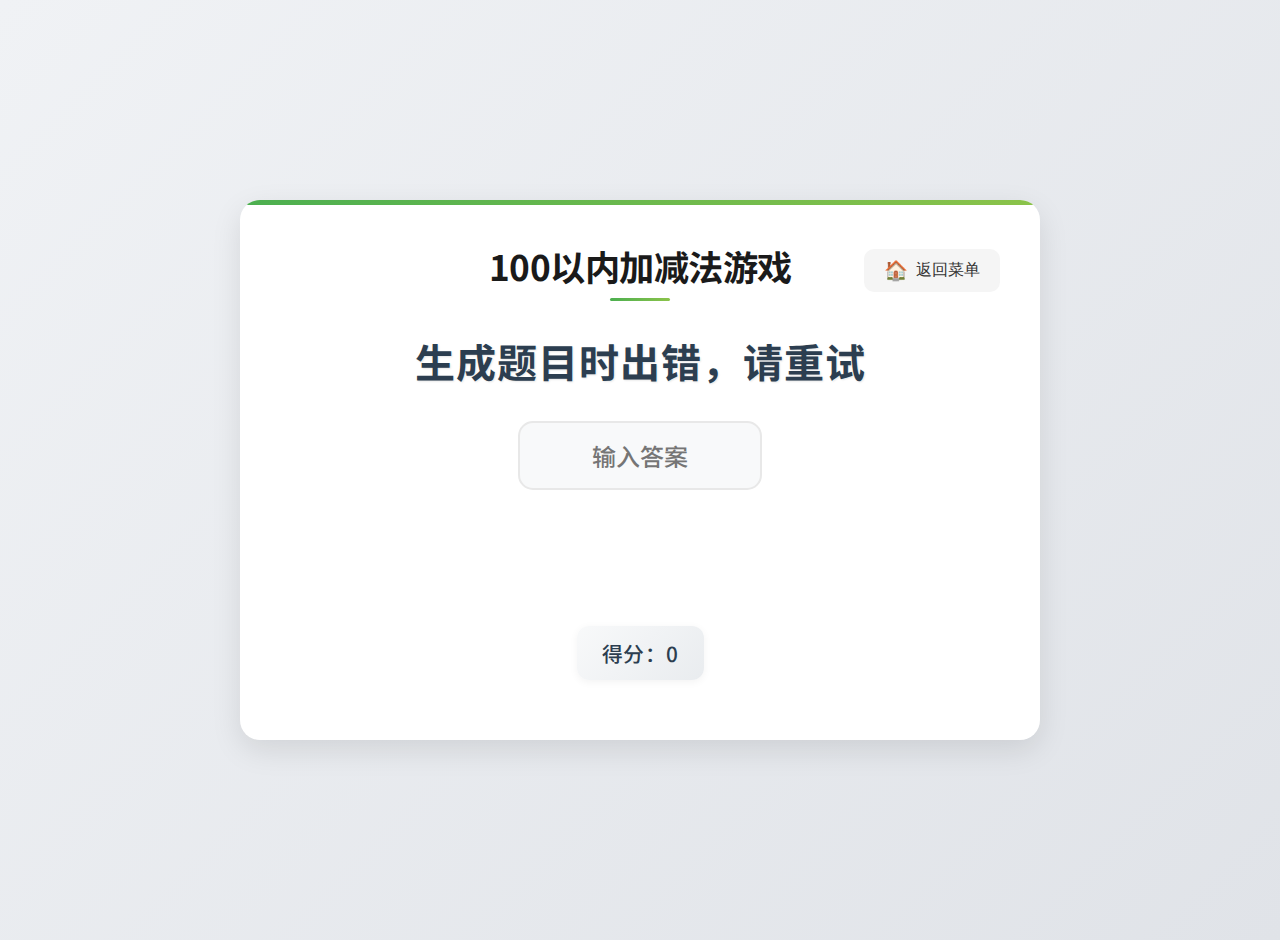
<file: index.html>
<!DOCTYPE html>
<html lang="zh">
<head>
    <meta charset="UTF-8">
    <meta name="viewport" content="width=device-width, initial-scale=1.0">
    <title>加减法游戏</title>
    <link rel="stylesheet" href="styles.css">
</head>
<body>
    <div class="container">
        <div class="header">
            <h1>100以内加减法游戏</h1>
            <button class="exit-btn" onclick="exitGame()">
                <span class="icon">🏠</span> 返回菜单
            </button>
        </div>
        <div class="question-display" id="question">点击开始生成题目</div>
        <div class="input-group">
            <input type="number" id="answer" placeholder="输入答案" />
        </div>
        <p class="result" id="result"></p>
        <p id="score">得分：0</p>
    </div>

    <script>
        let correctAnswer;
        let score = 0;
        const BASE_URL = 'http://127.0.0.1:5000';
        
        // 从 URL 获取难度参数
        const urlParams = new URLSearchParams(window.location.search);
        const difficulty = urlParams.get('difficulty') || 'medium';

        async function generateQuestion() {
            const questionElement = document.getElementById('question');
            
            try {
                questionElement.innerText = '正在生成题目...';
                
                const response = await fetch(`${BASE_URL}/generate_question?difficulty=${difficulty}`, {
                    credentials: 'include'
                });
                if (!response.ok) {
                    throw new Error('获取题目失败');
                }
                
                const data = await response.json();
                correctAnswer = data.answer;
                questionElement.innerText = `${data.question} = ?`;
                document.getElementById('result').innerText = '';
                document.getElementById('answer').value = '';
            } catch (error) {
                questionElement.innerText = '生成题目时出错，请重试';
                console.error('错误:', error);
            }
        }

        async function checkAnswer(userAnswer) {
            const resultElement = document.getElementById('result');
            const inputElement = document.getElementById('answer');
            try {
                inputElement.disabled = true;
                
                const response = await fetch(`${BASE_URL}/check_answer`, {
                    method: 'POST',
                    credentials: 'include',
                    headers: {
                        'Content-Type': 'application/json'
                    },
                    body: JSON.stringify({ 
                        answer: userAnswer, 
                        correct_answer: correctAnswer 
                    })
                });
                
                if (!response.ok) {
                    throw new Error('检查答案失败');
                }
                
                const result = await response.json();
                if (result.result === '正确') {
                    score += 10;
                    resultElement.className = 'result correct';
                    resultElement.innerText = result.result;
                    document.getElementById('score').innerText = `得分：${score}`;
                    
                    // 保存分数
                    await saveScore();
                    
                    // 答对后等待1秒生成新题目
                    await new Promise(resolve => setTimeout(resolve, 1000));
                    generateQuestion();
                } else {
                    resultElement.className = 'result wrong';
                    resultElement.innerText = result.result;
                    // 答错后清空输入框，允许继续答题
                    inputElement.value = '';
                }
            } catch (error) {
                resultElement.innerText = '提交答案时出错，请重试';
                console.error('错误:', error);
            } finally {
                inputElement.disabled = false;
                inputElement.focus(); // 自动聚焦输入框
            }
        }

        async function saveScore() {
            try {
                await fetch(`${BASE_URL}/save_score`, {
                    method: 'POST',
                    credentials: 'include',
                    headers: {
                        'Content-Type': 'application/json'
                    },
                    body: JSON.stringify({
                        score: score,
                        difficulty: difficulty
                    })
                });
            } catch (error) {
                console.error('保存分数失败:', error);
            }
        }

        // 监听回车键
        document.getElementById('answer').addEventListener('keypress', function(e) {
            if (e.key === 'Enter') {
                const userAnswer = parseInt(this.value);
                if (!isNaN(userAnswer)) {
                    checkAnswer(userAnswer);
                    this.value = ''; // 清空输入框
                } else {
                    document.getElementById('result').innerText = '请输入有效的数字';
                    document.getElementById('result').className = 'result wrong';
                }
            }
        });

        // 页面加载时生成第一道题
        window.onload = generateQuestion;

        async function exitGame() {
            // 保存最后的分数
            await saveScore();
            // 返回菜单页面
            window.location.href = 'menu.html';
        }
    </script>
</body>
</html>
</file>
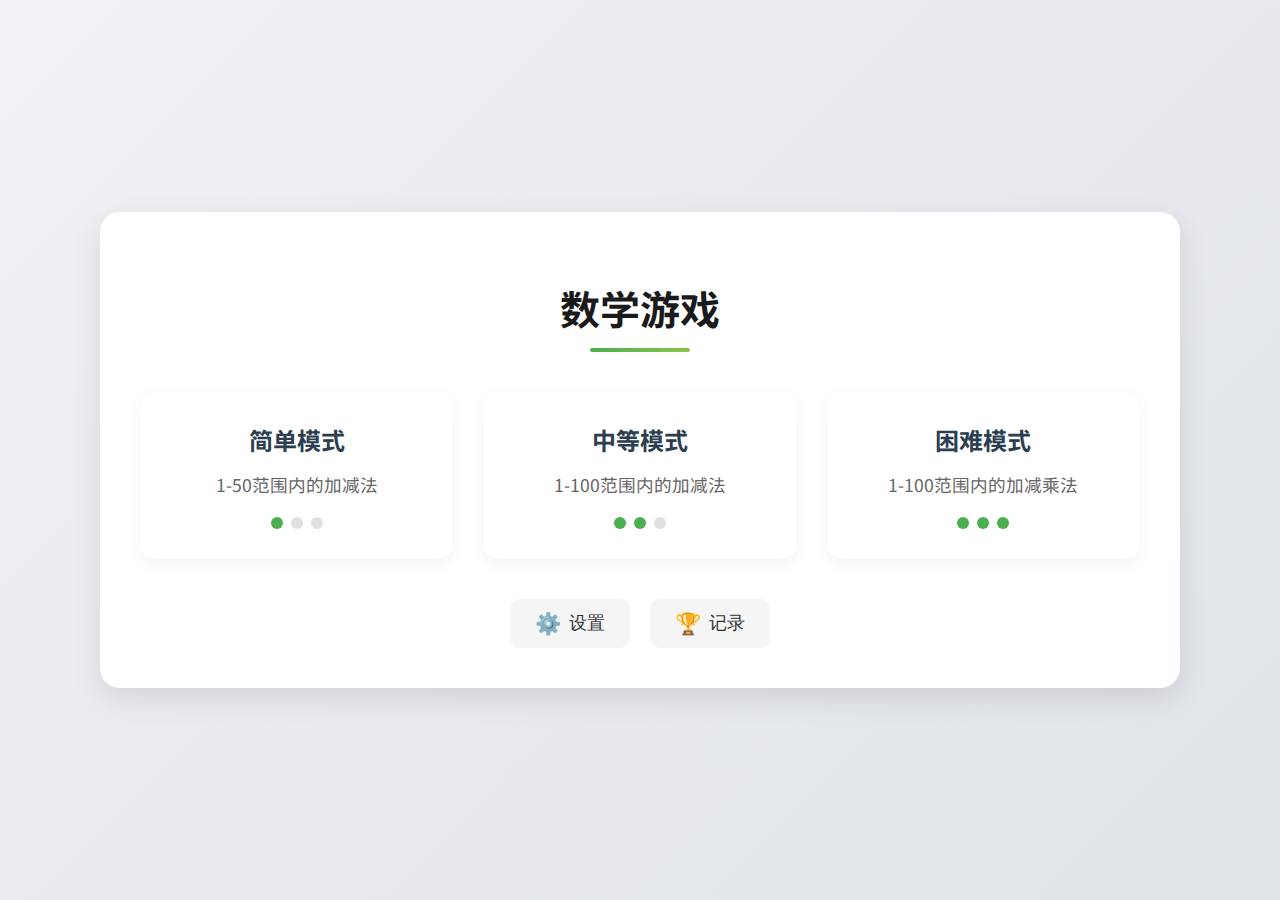
<file: menu.html>
<!DOCTYPE html>
<html lang="zh">
<head>
    <meta charset="UTF-8">
    <meta name="viewport" content="width=device-width, initial-scale=1.0">
    <title>数学游戏菜单</title>
    <link rel="stylesheet" href="menu.css">
    <link rel="stylesheet" href="https://fonts.googleapis.com/css2?family=Noto+Sans+SC:wght@400;500;700&display=swap">
</head>
<body>
    <div class="menu-container">
        <h1 class="menu-title">数学游戏</h1>
        <div class="menu-options">
            <div class="menu-card" onclick="startGame('easy')">
                <h2>简单模式</h2>
                <p>1-50范围内的加减法</p>
                <div class="difficulty-indicator">
                    <span class="dot active"></span>
                    <span class="dot"></span>
                    <span class="dot"></span>
                </div>
            </div>
            <div class="menu-card" onclick="startGame('medium')">
                <h2>中等模式</h2>
                <p>1-100范围内的加减法</p>
                <div class="difficulty-indicator">
                    <span class="dot active"></span>
                    <span class="dot active"></span>
                    <span class="dot"></span>
                </div>
            </div>
            <div class="menu-card" onclick="startGame('hard')">
                <h2>困难模式</h2>
                <p>1-100范围内的加减乘法</p>
                <div class="difficulty-indicator">
                    <span class="dot active"></span>
                    <span class="dot active"></span>
                    <span class="dot active"></span>
                </div>
            </div>
        </div>
        <div class="menu-footer">
            <button class="settings-btn" onclick="openSettings()">
                <span class="icon">⚙️</span> 设置
            </button>
            <button class="records-btn" onclick="viewRecords()">
                <span class="icon">🏆</span> 记录
            </button>
        </div>
    </div>
    <div id="settings-modal" class="modal">
        <div class="modal-content">
            <div class="modal-header">
                <h2>游戏设置</h2>
                <span class="close-btn" onclick="closeSettings()">&times;</span>
            </div>
            <div class="modal-body">
                <div class="setting-item">
                    <label>音效</label>
                    <label class="switch">
                        <input type="checkbox" id="sound-setting">
                        <span class="slider"></span>
                    </label>
                </div>
                <div class="setting-item">
                    <label>背景音乐</label>
                    <label class="switch">
                        <input type="checkbox" id="music-setting">
                        <span class="slider"></span>
                    </label>
                </div>
                <div class="setting-item">
                    <label>答题时间限制</label>
                    <select id="time-limit">
                        <option value="0">无限制</option>
                        <option value="10">10秒</option>
                        <option value="20">20秒</option>
                        <option value="30">30秒</option>
                    </select>
                </div>
                <div class="setting-item">
                    <label>主题颜色</label>
                    <select id="theme-color">
                        <option value="default">默认绿色</option>
                        <option value="blue">蓝色</option>
                        <option value="purple">紫色</option>
                        <option value="orange">橙色</option>
                    </select>
                </div>
            </div>
            <div class="modal-footer">
                <button onclick="saveSettings()">保存设置</button>
                <button onclick="resetSettings()">重置默认</button>
            </div>
        </div>
    </div>
    <script src="menu.js"></script>
</body>
</html>
</file>
<file: styles.css>
/* 添加字体 */
@import url('https://fonts.googleapis.com/css2?family=Noto+Sans+SC:wght@400;500;700&display=swap');

body {
    font-family: 'Noto Sans SC', 'Microsoft YaHei', -apple-system, 
                 BlinkMacSystemFont, 'Segoe UI', Roboto, Oxygen, 
                 Ubuntu, Cantarell, sans-serif;
    max-width: 800px;
    margin: 0 auto;
    padding: 20px;
    background: linear-gradient(135deg, #f0f2f5 0%, #e0e3e8 100%);
    min-height: 100vh;
    display: flex;
    align-items: center;
    -webkit-font-smoothing: antialiased;
    -moz-osx-font-smoothing: grayscale;
}

.container {
    background-color: white;
    padding: 40px;
    border-radius: 20px;
    box-shadow: 0 10px 30px rgba(0,0,0,0.1);
    width: 100%;
    text-align: center;
    transition: all 0.3s ease;
    position: relative;
    overflow: hidden;
}

.container::before {
    content: '';
    position: absolute;
    top: 0;
    left: 0;
    width: 100%;
    height: 5px;
    background: linear-gradient(90deg, #4CAF50, #8BC34A);
}

h1 {
    color: #1a1a1a;
    margin-bottom: 40px;
    font-size: 2.2em;
    font-weight: 700;
    position: relative;
    padding-bottom: 10px;
    letter-spacing: -0.5px;
}

h1::after {
    content: '';
    position: absolute;
    bottom: 0;
    left: 50%;
    transform: translateX(-50%);
    width: 60px;
    height: 3px;
    background: linear-gradient(90deg, #4CAF50, #8BC34A);
    border-radius: 3px;
}

.question-display {
    font-size: 2.5em;
    margin: 30px 0;
    color: #2c3e50;
    font-weight: 700;
    min-height: 60px;
    display: flex;
    align-items: center;
    justify-content: center;
    text-shadow: 1px 1px 2px rgba(0,0,0,0.1);
    letter-spacing: 1px;
}

.input-group {
    margin: 30px 0;
    position: relative;
}

input[type="number"] {
    font-family: inherit;
    padding: 15px 20px;
    font-size: 1.5em;
    font-weight: 500;
    width: 200px;
    border: 2px solid #e8e8e8;
    border-radius: 15px;
    text-align: center;
    transition: all 0.3s;
    outline: none;
    background: #f8f9fa;
}

input[type="number"]:focus {
    border-color: #4CAF50;
    box-shadow: 0 0 0 4px rgba(76,175,80,0.15);
    background: white;
    transform: translateY(-2px);
}

input[type="number"]:disabled {
    background-color: #f5f5f5;
    cursor: not-allowed;
}

/* 移除输入框的上下箭头 */
input[type="number"]::-webkit-inner-spin-button,
input[type="number"]::-webkit-outer-spin-button {
    -webkit-appearance: none;
    margin: 0;
}

.result {
    font-size: 1.5em;
    margin: 20px 0;
    font-weight: 700;
    min-height: 36px;
    transition: all 0.3s;
    padding: 10px;
    border-radius: 10px;
    letter-spacing: 0.5px;
}

.correct {
    color: #4CAF50;
    animation: fadeInUpAndOut 2s forwards;
    background: rgba(76,175,80,0.1);
}

.wrong {
    color: #f44336;
    animation: shake 0.5s;
    background: rgba(244,67,54,0.1);
}

#score {
    font-size: 1.3em;
    font-weight: 500;
    color: #2c3e50;
    margin-top: 30px;
    padding: 12px 25px;
    background: linear-gradient(135deg, #f8f9fa 0%, #e9ecef 100%);
    border-radius: 12px;
    display: inline-block;
    box-shadow: 0 2px 8px rgba(0,0,0,0.05);
    transition: all 0.3s;
    letter-spacing: 0.5px;
}

#score:hover {
    transform: translateY(-2px);
    box-shadow: 0 4px 12px rgba(0,0,0,0.1);
}

@keyframes fadeInUpAndOut {
    0% {
        opacity: 0;
        transform: translateY(10px);
        background-opacity: 1;
    }
    25% {
        opacity: 1;
        transform: translateY(0);
        background-opacity: 1;
    }
    90% {
        opacity: 1;
        background-opacity: 0;
    }
    100% {
        opacity: 1;
        background: transparent;
    }
}

@keyframes pulse {
    0% {
        transform: scale(1);
    }
    50% {
        transform: scale(1.05);
    }
    100% {
        transform: scale(1);
    }
}

.correct {
    animation: fadeInUpAndOut 2s forwards, pulse 0.5s;
}

/* 响应式设计 */
@media (max-width: 600px) {
    body {
        padding: 15px;
        background: linear-gradient(135deg, #f0f2f5 0%, #e0e3e8 100%);
    }
    
    .container {
        padding: 25px;
        border-radius: 15px;
    }
    
    h1 {
        font-size: 1.8em;
        margin-bottom: 30px;
    }
    
    .question-display {
        font-size: 2em;
        min-height: 50px;
    }
    
    input[type="number"] {
        width: 160px;
        font-size: 1.3em;
        padding: 12px 15px;
    }
    
    #score {
        font-size: 1.2em;
        padding: 10px 20px;
    }
} 

@keyframes shake {
    0%, 100% {
        transform: translateX(0);
    }
    25% {
        transform: translateX(-5px);
    }
    75% {
        transform: translateX(5px);
    }
} 

.header {
    display: flex;
    justify-content: space-between;
    align-items: center;
    margin-bottom: 30px;
    position: relative;
}

.header h1 {
    margin: 0;
    flex-grow: 1;
    text-align: center;
}

.exit-btn {
    position: absolute;
    right: 0;
    padding: 10px 20px;
    border: none;
    border-radius: 10px;
    background: #f5f5f5;
    color: #333;
    font-size: 1em;
    cursor: pointer;
    transition: all 0.3s;
    display: flex;
    align-items: center;
    gap: 8px;
}

.exit-btn:hover {
    background: #e0e0e0;
    transform: translateY(-2px);
}

.exit-btn .icon {
    font-size: 1.2em;
}

/* 响应式设计 */
@media (max-width: 600px) {
    .header {
        flex-direction: column;
        gap: 15px;
    }
    
    .exit-btn {
        position: static;
        width: 100%;
        justify-content: center;
    }
}
</file>
<file: menu.css>
:root {
    --primary-color: #4CAF50;
    --secondary-color: #8BC34A;
}

body {
    font-family: 'Noto Sans SC', 'Microsoft YaHei', sans-serif;
    margin: 0;
    padding: 0;
    min-height: 100vh;
    background: linear-gradient(135deg, #f0f2f5 0%, #e0e3e8 100%);
    display: flex;
    align-items: center;
    justify-content: center;
}

.menu-container {
    background: white;
    padding: 40px;
    border-radius: 20px;
    box-shadow: 0 10px 30px rgba(0,0,0,0.1);
    width: 90%;
    max-width: 1000px;
    text-align: center;
}

.menu-title {
    color: #1a1a1a;
    font-size: 2.5em;
    margin-bottom: 40px;
    position: relative;
    padding-bottom: 15px;
}

.menu-title::after {
    content: '';
    position: absolute;
    bottom: 0;
    left: 50%;
    transform: translateX(-50%);
    width: 100px;
    height: 4px;
    background: linear-gradient(90deg, #4CAF50, #8BC34A);
    border-radius: 2px;
}

.menu-options {
    display: grid;
    grid-template-columns: repeat(auto-fit, minmax(250px, 1fr));
    gap: 30px;
    margin: 40px 0;
}

.menu-card {
    background: #fff;
    padding: 30px;
    border-radius: 15px;
    box-shadow: 0 5px 15px rgba(0,0,0,0.05);
    transition: all 0.3s ease;
    cursor: pointer;
    position: relative;
    overflow: hidden;
}

.menu-card::before {
    content: '';
    position: absolute;
    top: 0;
    left: 0;
    width: 100%;
    height: 4px;
    background: linear-gradient(90deg, var(--primary-color), var(--secondary-color));
    opacity: 0;
    transition: opacity 0.3s;
}

.menu-card:hover {
    transform: translateY(-5px);
    box-shadow: 0 8px 25px rgba(0,0,0,0.1);
}

.menu-card:hover::before {
    opacity: 1;
}

.menu-card h2 {
    color: #2c3e50;
    margin: 0 0 15px 0;
    font-size: 1.5em;
}

.menu-card p {
    color: #666;
    margin: 0;
    font-size: 1.1em;
}

.difficulty-indicator {
    margin-top: 20px;
    display: flex;
    justify-content: center;
    gap: 8px;
}

.dot {
    width: 12px;
    height: 12px;
    border-radius: 50%;
    background: #e0e0e0;
    transition: background-color 0.3s;
}

.dot.active {
    background: var(--primary-color);
}

.menu-footer {
    margin-top: 40px;
    display: flex;
    justify-content: center;
    gap: 20px;
}

.menu-footer button {
    padding: 12px 25px;
    border: none;
    border-radius: 10px;
    font-size: 1.1em;
    cursor: pointer;
    transition: all 0.3s;
    background: #f5f5f5;
    color: #333;
    display: flex;
    align-items: center;
    gap: 8px;
}

.menu-footer button:hover {
    background: #e0e0e0;
    transform: translateY(-2px);
}

.icon {
    font-size: 1.2em;
}

@media (max-width: 768px) {
    .menu-container {
        padding: 20px;
        width: 95%;
    }

    .menu-options {
        grid-template-columns: 1fr;
        gap: 20px;
    }

    .menu-title {
        font-size: 2em;
    }
} 

/* 模态框样式 */
.modal {
    display: none;
    position: fixed;
    top: 0;
    left: 0;
    width: 100%;
    height: 100%;
    background-color: rgba(0,0,0,0.5);
    z-index: 1000;
}

.modal-content {
    background-color: white;
    margin: 10% auto;
    padding: 20px;
    width: 90%;
    max-width: 500px;
    border-radius: 15px;
    box-shadow: 0 5px 15px rgba(0,0,0,0.3);
    position: relative;
    animation: modalSlideIn 0.3s ease;
}

.modal-header {
    display: flex;
    justify-content: space-between;
    align-items: center;
    margin-bottom: 20px;
    padding-bottom: 10px;
    border-bottom: 2px solid #f0f0f0;
}

.modal-header h2 {
    margin: 0;
    color: #333;
}

.close-btn {
    font-size: 24px;
    cursor: pointer;
    color: #666;
    transition: color 0.3s;
}

.close-btn:hover {
    color: #333;
}

.setting-item {
    display: flex;
    justify-content: space-between;
    align-items: center;
    margin: 20px 0;
    padding: 10px;
    background: #f8f9fa;
    border-radius: 8px;
}

/* 开关样式 */
.switch {
    position: relative;
    display: inline-block;
    width: 50px;
    height: 24px;
}

.switch input {
    opacity: 0;
    width: 0;
    height: 0;
}

.slider {
    position: absolute;
    cursor: pointer;
    top: 0;
    left: 0;
    right: 0;
    bottom: 0;
    background-color: #ccc;
    transition: .4s;
    border-radius: 24px;
}

.slider:before {
    position: absolute;
    content: "";
    height: 16px;
    width: 16px;
    left: 4px;
    bottom: 4px;
    background-color: white;
    transition: .4s;
    border-radius: 50%;
}

input:checked + .slider {
    background-color: #4CAF50;
}

input:checked + .slider:before {
    transform: translateX(26px);
}

/* 下拉菜单样式 */
select {
    padding: 8px 12px;
    border: 2px solid #e0e0e0;
    border-radius: 6px;
    font-size: 14px;
    background-color: white;
    cursor: pointer;
    outline: none;
    transition: all 0.3s;
}

select:focus {
    border-color: #4CAF50;
    box-shadow: 0 0 0 2px rgba(76,175,80,0.2);
}

.modal-footer {
    margin-top: 20px;
    padding-top: 20px;
    border-top: 2px solid #f0f0f0;
    display: flex;
    justify-content: flex-end;
    gap: 10px;
}

.modal-footer button {
    padding: 8px 16px;
    border: none;
    border-radius: 6px;
    cursor: pointer;
    transition: all 0.3s;
}

.modal-footer button:first-child {
    background-color: #4CAF50;
    color: white;
}

.modal-footer button:last-child {
    background-color: #f5f5f5;
    color: #333;
}

.modal-footer button:hover {
    transform: translateY(-2px);
}

@keyframes modalSlideIn {
    from {
        transform: translateY(-20px);
        opacity: 0;
    }
    to {
        transform: translateY(0);
        opacity: 1;
    }
}
</file>
